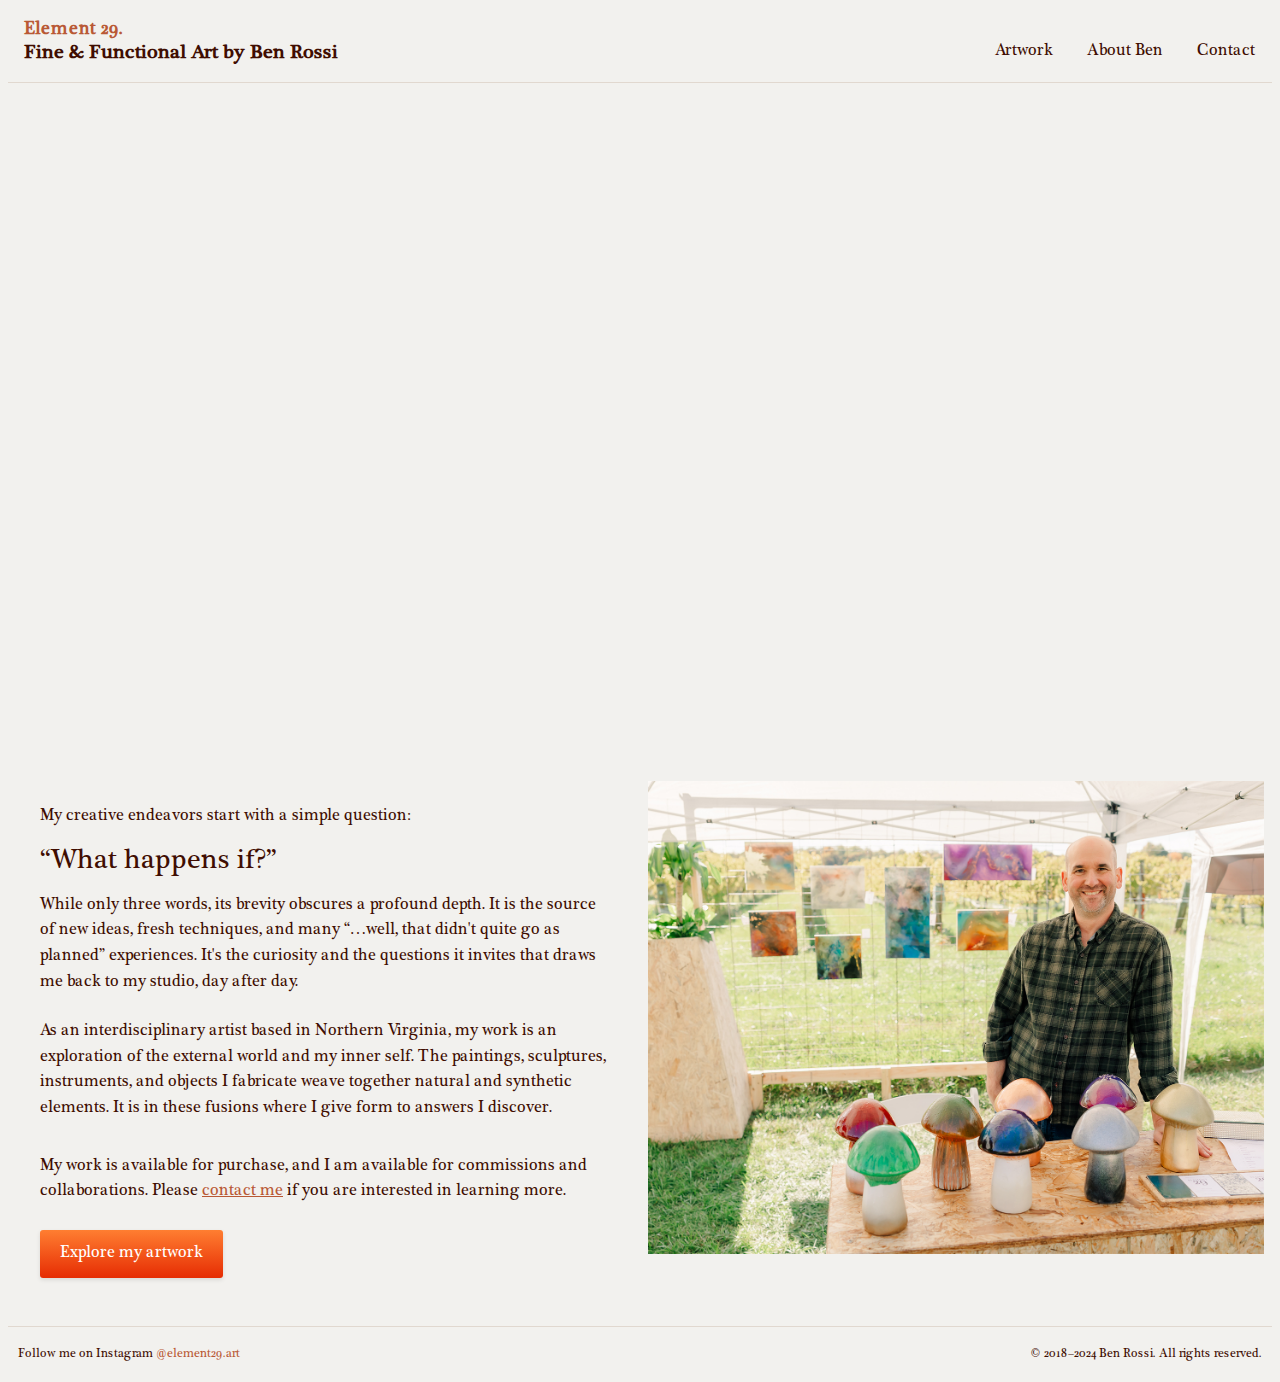
<file: index.html>
<!doctype html>
<html lang="en">
<head>
	<meta charset="utf-8">
	<meta name="viewport" content="width=device-width, initial-scale=1.0">
	<title>Element 29 | Fine & Functional Art by Ben Rossi</title>
	<meta name="description" content="Ben Rossi is an interdisciplinary artist based in Northern Virginia. His work is an exploration of the external world and inner self. The paintings, sculptures, instruments, and objects he fabricates weave together natural and synthetic elements.">
  <link rel="apple-touch-icon" sizes="180x180" href="/apple-touch-icon.png">
  <link rel="icon" type="image/png" sizes="32x32" href="/favicon-32x32.png">
  <link rel="icon" type="image/png" sizes="16x16" href="/favicon-16x16.png">
  <link rel="manifest" href="/site.webmanifest">
	<link rel="stylesheet" href="styles/spectre.css">
  <link rel="stylesheet" href="styles/e29.css">

  <script>
    // ADJUST CAROUSEL HEIGHT TO MAINTAIN PROPER ELEMENT SPACING
    function updateMaxHeight() {
      // Select the image elements that match the class
      var carouselImgs = document.getElementsByClassName('cImg');
      // take the first image to use as the reference instance
      var img = carouselImgs[0];

      // Get the height of the image
      var height = img.offsetHeight;

      // Select the stylesheet and the CSS class
      var carousel = document.getElementById('fadeContainer');
      carousel.style.maxHeight = `${height}px`;
      carousel.style.height = `${height}px`;

      //DEBUG
      //console.log('Max-Height: ' + carousel.style.maxHeight + 'px, Height: ' + carousel.style.height + 'px');
    }

    // Call the function initially
    document.addEventListener("DOMContentLoaded", () => {
  updateMaxHeight();
    });

    // Call the function whenever the window is resized
    window.addEventListener('resize', updateMaxHeight);
  </script>

</head>
<body class="container grid-xl">

  <header class="navbar">
    <section class="brandBlock" id="home" onclick="location.href='index.html';">
      <h2>Element 29.</h2>
      <h1>Fine & Functional Art by Ben Rossi</h1>
    </section>
    <section class="navbar-section menu__links hide-sm">
      <a href="artwork.html" class="btn btn-link">Artwork</a>
      <a href="about.html" class="btn btn-link">About Ben</a>
      <a href="#contact_modal" class="btn btn-link">Contact</a>
    </section>
  </header>

  <div class="container carousel clearfix">
    <div class="fadein" id="fadeContainer">
	<div class="column col-12">
          <img src="images/2023_cosmic-hero.jpg" class="cImg img-responsive"/>
          <img src="images/2023_molten-hero.jpg" class="cImg img-responsive"/>
          <img src="images/2022_babylon-wall-hero.jpg" class="cImg img-responsive"/>
          <img src="images/2010s-untitiled_canvas-hero.jpg" class="cImg img-responsive"/>
          <img src="images/2023_stretching-hero.jpg" class="cImg img-responsive"/>
          <img src="images/2023_magick-hero.jpg" class="cImg img-responsive"/>
	</div>
    </div>
  </div>
  <div class="container">
  <section class="columns" id="artistInfo" style="margin-top:10px;">
    <div class="column col-6 col-md-12">
      <div class="stdPad">
        <p style="margin-bottom:1em;">My creative endeavors start with a simple question:</p>
        <h3 class="heroQuestion">&ldquo;What happens if?&rdquo;</h3>
        <p>While only three words, its brevity obscures a profound depth. It is the source of new ideas, fresh techniques, and many &ldquo;&hellip;well, that didn't quite go as planned&rdquo; experiences. It's the curiosity and the questions it invites that draws me back to my studio, day after day.<p>
        <p><a href="about.html" class="btn btn-large e29Btn show-sm">Learn more about Ben</a></p>
        <p>As an interdisciplinary artist based in Northern Virginia, my work is an exploration of the external world and my inner self. The paintings, sculptures, instruments, and objects I fabricate weave together natural and synthetic elements. It is in these fusions where I give form to answers I discover.<p>
        <p class="contact_note hide-sm">My work is available for purchase, and I am available for commissions and collaborations. Please <a href="#contact_modal" class="underline">contact me</a> if you are interested in learning more.</p>
        <p><a href="artwork.html" class="btn btn-large e29Btn">Explore my artwork</a></p>
      </div>
    </div>
    <div class="column col-6 col-md-12">
      <img src="/images/event_solo.jpg" alt="Ben at the Merrymaker's Marketplace, October 2023. Photo by Sarah Schmidt (https://www.sarahschmidtphoto.com/)" class="img-responsive" />
      <img src="/images/event_magick-overhead.jpg" alt="Overhead view of three painted concrete mushrooms from Ben's &ldquo;Magick&rdquo; series. 2023. Photo by Sarah Schmidt (https://www.sarahschmidtphoto.com/)" class="img-responsive tablet_img">
  </section>
  </div>


  <div id="contact_modal" class="">
    <div class="modal__window">
      <div class="modal__header">
        <h2>Contact</h2>
        <a class="modal__close" href="#">CLOSE</a>
      </div>
      <div class="columns">
        <div class="column col-5 contactDetails">
          <div class="contactDetails__separator">
            <h5>BEN ROSSI</h5>
            <p>
              Northern Virginia, U.S.A.<br/>
              <br/>
              Instagram: <a href="https://www.instagram.com/element29.art/" target="_blank">@element29.art</a><br/>
              LinkedIn: <a href="https://www.linkedin.com/in/benrossi/" target="_blank">/benrossi</a>
            </p>
          </div>
        </div>
        <div class="column col-6">
          <div class="contact__form">
            <p>My work is available for purchase, and I am available for commissions and collaborations. Please use the form below to send me a note if you are interested in learning more.</p>
            <form class="contact_form" method="POST" id="form">

              <input type="hidden" name="access_key" value="13a1f9f7-7c0b-47f6-92dc-15c739bedb7e">

              <div class="form-group">
                <label class="form-label" for="name">Your name</label>
                <input class="form-input" type="text" id="cf_name" placeholder="Name" name="name" required>
              </div>
              <div class="form-group">
                <label class="form-label" for="email">Email address</label>
                <input class="form-input" type="text" id="cf_email" placeholder="Email" name="email" required>
              </div>
              <div class="form-group">
                <label class="form-label" for="message">How can I help you?</label>
                <textarea class="form-input" id="cf_contactMessage" placeholder="Message" rows="5" name="message" required></textarea>
              </div>
              <div class="h-captcha" data-captcha="true"></div>
              <button type="submit" class="btn btn-large contact__btn float-right">Contact Ben</button>
              <div id="result"></div>
            </form>
          </div>
        </div>
      </div>
    </div>
  </div>

  <section class="columns show-sm contact__mobile" id="contact">
    <div class="column col-12">
      <div class="stdPad">
        <p>My work is available for purchase, and I am available for commissions and collaborations. Please use the form below to send me a note if you are interested in learning more.</p>
        <form class="contact_form" method="POST" id="form">

          <input type="hidden" name="access_key" value="13a1f9f7-7c0b-47f6-92dc-15c739bedb7e">

          <div class="form-group">
            <label class="form-label" for="name">Your name</label>
            <input class="form-input" type="text" id="cf_name" placeholder="Name" name="name" required>
          </div>
          <div class="form-group">
            <label class="form-label" for="email">Email address</label>
            <input class="form-input" type="text" id="cf_email" placeholder="Email" name="email" required>
          </div>
          <div class="form-group">
            <label class="form-label" for="message">How can I help you?</label>
            <textarea class="form-input" id="cf_contactMessage" placeholder="Message" rows="5" name="message" required></textarea>
          </div>
          <div class="h-captcha" data-captcha="true"></div>
          <button type="submit" class="btn btn-large contact__btn">Contact Ben</button>
          <div id="result"></div>
        </form>
      </div>
    </div>
  </section>

    <!-- Footer -->
    <footer>
      <div class="columns">
        <div class="column col-6 col-sm-12 social stdPad">
          Follow me on Instagram <a href="https://www.instagram.com/element29.art/">@element29.art</a>
        </div>
        <div class="column col-6 col-sm-12 copyright stdPad">
          &copy; 2018&ndash;2024 Ben Rossi. All rights reserved.
        </div>
      </div>
    </footer>

    <!-- SCRIPTS -->
    <script defer data-domain="element29.art" src="https://plausible.io/js/script.js"></script>

    <script>
      // Contact Form Submission
      const form = document.getElementById('form');
      const result = document.getElementById('result');

      form.addEventListener('submit', function(e) {
        e.preventDefault();
        const formData = new FormData(form);
        const object = Object.fromEntries(formData);
        const json = JSON.stringify(object);
        result.innerHTML = "Please wait..."

          fetch('https://api.web3forms.com/submit', {
                  method: 'POST',
                  headers: {
                      'Content-Type': 'application/json',
                      'Accept': 'application/json'
                  },
                  body: json
              })
              .then(async (response) => {
                  let json = await response.json();
                  if (response.status == 200) {
                      result.innerHTML = json.message;
                  } else {
                      console.log(response);
                      result.innerHTML = json.message;
                  }
              })
              .catch(error => {
                  console.log(error);
                  result.innerHTML = "Something went wrong!";
              })
              .then(function() {
                  form.reset();
                  setTimeout(() => {
                      result.style.display = "none";
                  }, 10000);
              });
      });
    </script>


</body>
</html>
</file>
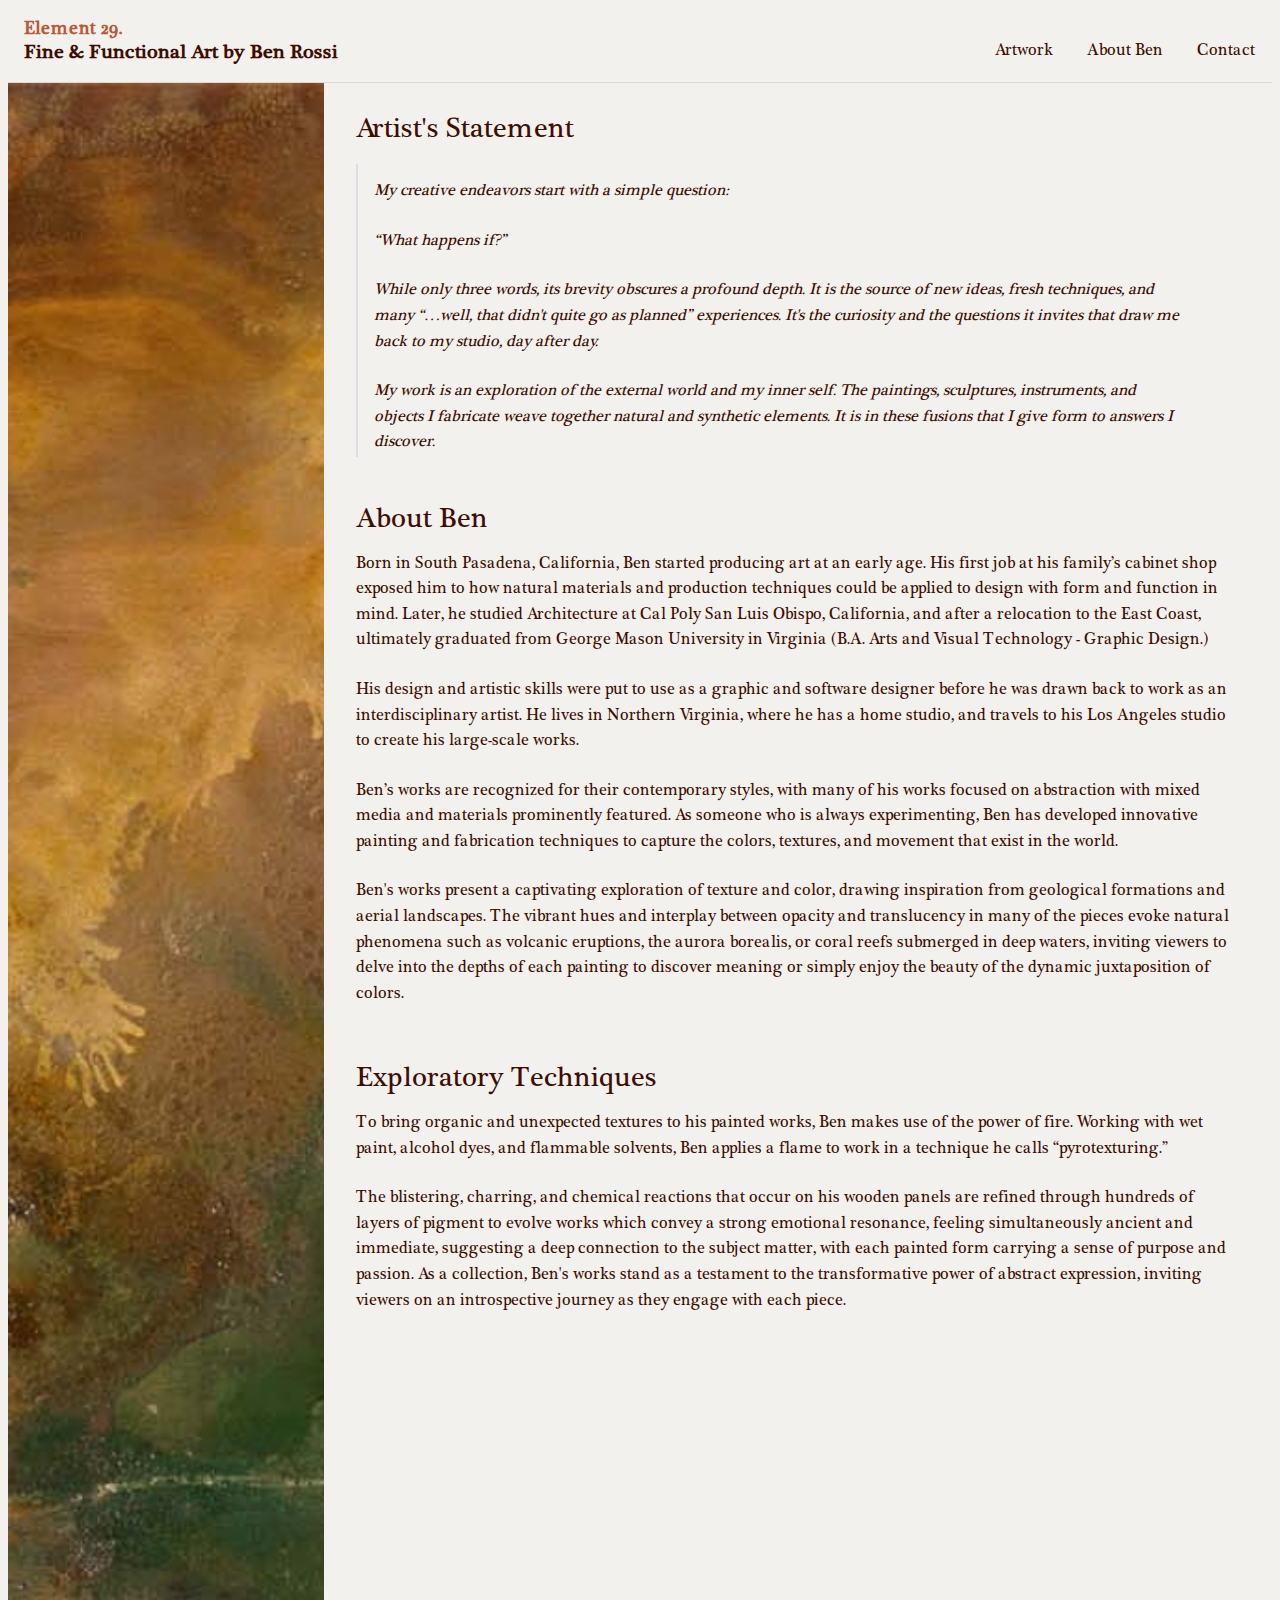
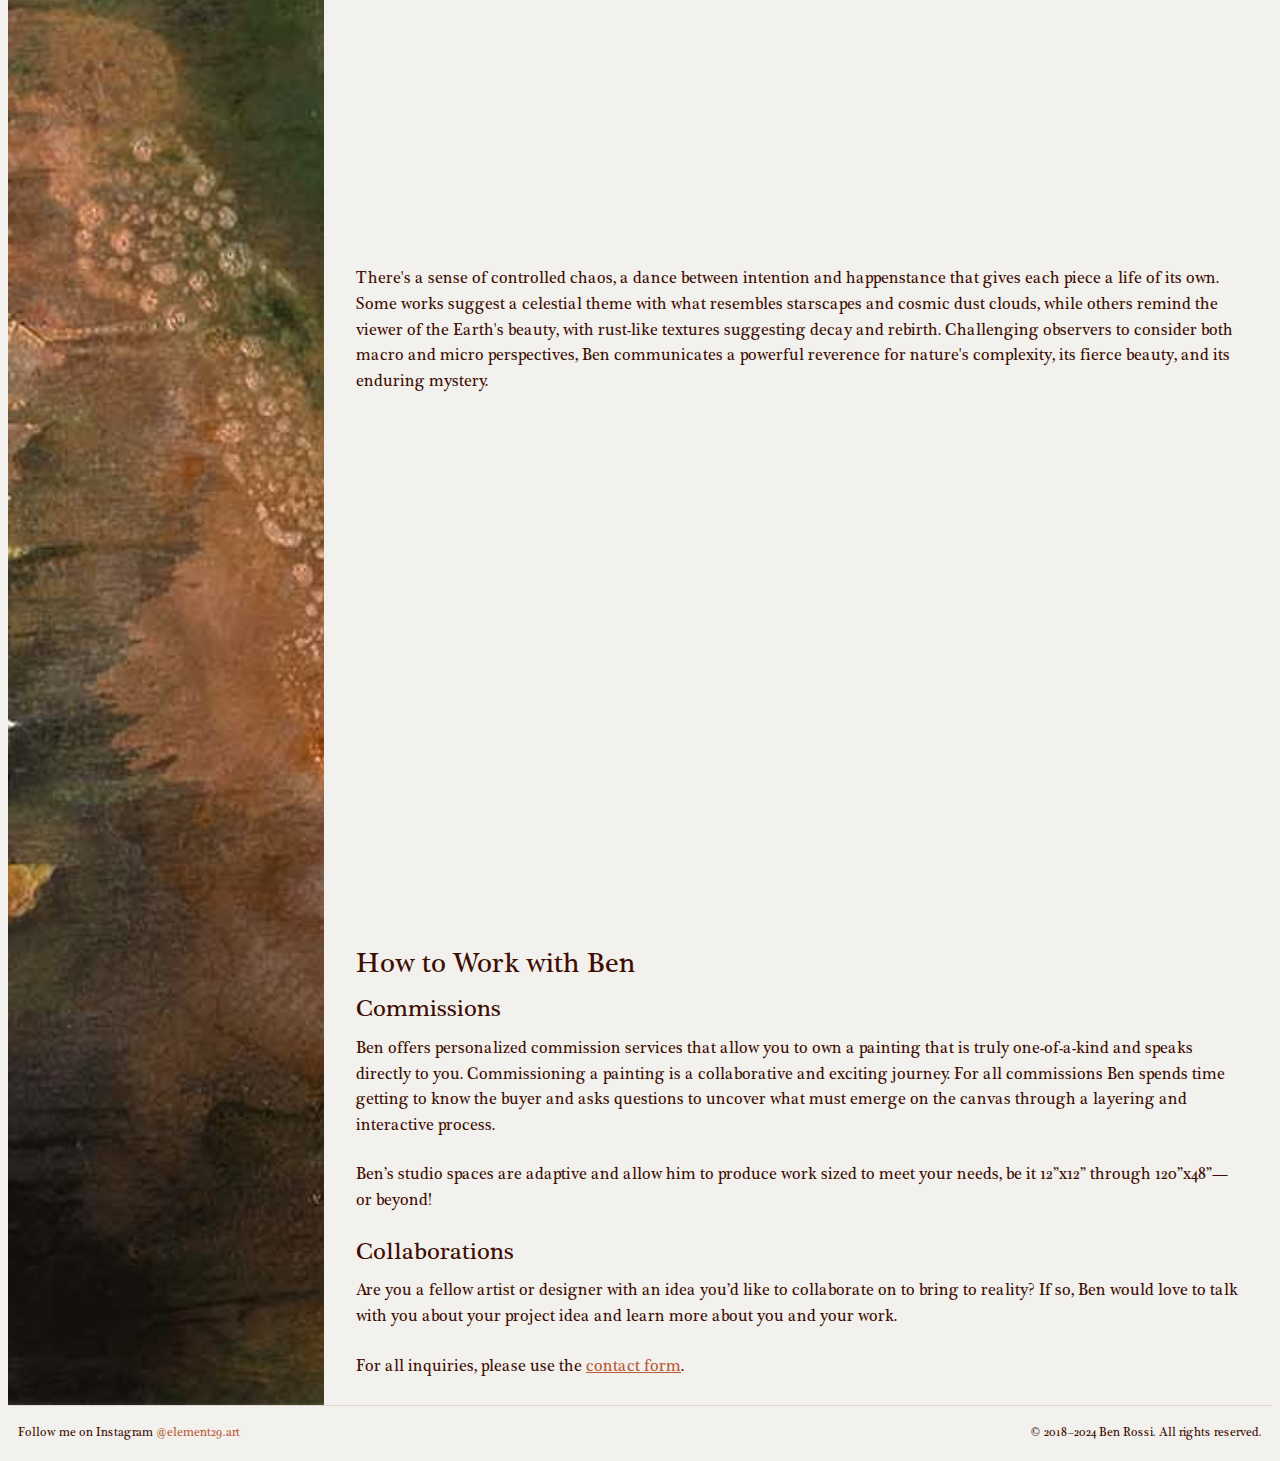
<file: about.html>
<!doctype html>
<html lang="en">
<head>
	<meta charset="utf-8">
	<meta name="viewport" content="width=device-width, initial-scale=1.0">
	<title>Element 29 | Fine & Functional Art by Ben Rossi - Artwork</title>
	<meta name="description" content="Ben Rossi is an interdisciplinary artist based in Northern Virginia. His work is an exploration of the external world and inner self. The paintings, sculptures, instruments, and objects he fabricates weave together natural and synthetic elements.">
  <link rel="apple-touch-icon" sizes="180x180" href="/apple-touch-icon.png">
  <link rel="icon" type="image/png" sizes="32x32" href="/favicon-32x32.png">
  <link rel="icon" type="image/png" sizes="16x16" href="/favicon-16x16.png">
  <link rel="manifest" href="/site.webmanifest">
	<link rel="stylesheet" href="styles/spectre.css">
  <link rel="stylesheet" href="styles/e29.css">
</head>
<body class="container grid-xl">

  <header class="navbar">
    <section class="brandBlock" id="home" onclick="location.href='index.html';">
      <h2>Element 29.</h2>
      <h1>Fine & Functional Art by Ben Rossi</h1>
    </section>
    <section class="navbar-section menu__links hide-sm">
      <a href="artwork.html" class="btn btn-link">Artwork</a>
      <a href="about.html" class="btn btn-link">About Ben</a>
      <a href="#contact_modal" class="btn btn-link">Contact</a>
    </section>
  </header>

  <div class="container">
    <div class="columns">
      <div class="column col-3 col-md-2 col-sm-1 sidebarTexture"></div>
      <div class="column col-9 col-md-10 col-sm-11 aboutContent">

        <div>
          <h3>Artist's Statement</h3>
          <blockquote>
            <p>My creative endeavors start with a simple question:</p>

            <p>“What happens if?”</p>

            <p>While only three words, its brevity obscures a profound depth. It is the source of new ideas, fresh techniques, and many “…well, that didn't quite go as planned” experiences. It's the curiosity and the questions it invites that draw me back to my studio, day after day.</p>

            <p>My work is an exploration of the external world and my inner self. The paintings, sculptures, instruments, and objects I fabricate weave together natural and synthetic elements. It is in these fusions that I give form to answers I discover.</p>
          </blockquote>
        </div>
        <div>
          <h3>About Ben</h3>
          <p>Born in South Pasadena, California, Ben started producing art at an early age. His first job at his family’s cabinet shop exposed him to how natural materials and production techniques could be applied to design with form and function in mind. Later, he studied Architecture at Cal Poly San Luis Obispo, California, and after a relocation to the East Coast, ultimately graduated from George Mason University in Virginia (B.A. Arts and Visual Technology - Graphic Design.)</p>
          <p>His design and artistic skills were put to use as a graphic and software designer before he was drawn back to work as an interdisciplinary artist. He lives in Northern Virginia, where he has a home studio, and travels to his Los Angeles studio to create his large-scale works.</p>
          <p>Ben’s works are recognized for their contemporary styles, with many of his works focused on abstraction with mixed media and materials prominently featured. As someone who is always experimenting, Ben has developed innovative painting and fabrication techniques to capture the colors, textures, and movement that exist in the world.</p>
          <p>Ben's works present a captivating exploration of texture and color, drawing inspiration from geological formations and aerial landscapes. The vibrant hues and interplay between opacity and translucency in many of the pieces evoke natural phenomena such as volcanic eruptions, the aurora borealis, or coral reefs submerged in deep waters, inviting viewers to delve into the depths of each painting to discover meaning or simply enjoy the beauty of the dynamic juxtaposition of colors.</p>
        </div>
        <div>
          <h3>Exploratory Techniques</h3>
          <p>To bring organic and unexpected textures to his painted works, Ben makes use of the power of fire. Working with wet paint, alcohol dyes, and flammable solvents, Ben applies a flame to work in a technique he calls “pyrotexturing.”</p>
          <p>The blistering, charring, and chemical reactions that occur on his wooden panels are refined through hundreds of layers of pigment to evolve works which convey a strong emotional resonance, feeling simultaneously ancient and immediate, suggesting a deep connection to the subject matter, with each painted form carrying a sense of purpose and passion. As a collection, Ben's works stand as a testament to the transformative power of abstract expression, inviting viewers on an introspective journey as they engage with each piece.</p>
          <div style="padding:56.25% 0 0 0;position:relative;"><iframe src="https://player.vimeo.com/video/927588995?badge=0&amp;autopause=0&amp;player_id=0&amp;app_id=58479" frameborder="0" allow="autoplay; fullscreen; picture-in-picture; clipboard-write" style="position:absolute;top:0;left:0;width:100%;height:100%;" title="Wildfire Morning - Creation Clip"></iframe></div><script src="https://player.vimeo.com/api/player.js"></script>
          <p style="padding-top: 2em;">There's a sense of controlled chaos, a dance between intention and happenstance that gives each piece a life of its own. Some works suggest a celestial theme with what resembles starscapes and cosmic dust clouds, while others remind the viewer of the Earth's beauty, with rust-like textures suggesting decay and rebirth. Challenging observers to consider both macro and micro perspectives, Ben communicates a powerful reverence for nature's complexity, its fierce beauty, and its enduring mystery.</p>
          <div>
            <div style="padding:56.25% 0 0 0;position:relative;"><iframe src="https://player.vimeo.com/video/900805384?badge=0&amp;autopause=0&amp;player_id=0&amp;app_id=58479" frameborder="0" allow="autoplay; fullscreen; picture-in-picture; clipboard-write" style="position:absolute;top:0;left:0;width:100%;height:100%;" title="Accelerated Creation of &quot;Dawn | Dusk : Five Minutes : After | Before&quot;"></iframe></div><script src="https://player.vimeo.com/api/player.js"></script>
          </div>
        </div>
        <div>
          <h3>How to Work with Ben</h3>
          <h4>Commissions</h4>
          <p>Ben offers personalized commission services that allow you to own a painting that is truly one-of-a-kind and speaks directly to you. Commissioning a painting is a collaborative and exciting journey. For all commissions Ben spends time getting to know the buyer and asks questions to uncover what must emerge on the canvas through a layering and interactive process.</p>
          <p>Ben’s studio spaces are adaptive and allow him to produce work sized to meet your needs, be it 12”x12” through 120”x48”—or beyond!</p>
          <h4>Collaborations</h4>
          <p>Are you a fellow artist or designer with an idea you’d like to collaborate on to bring to reality? If so, Ben would love to talk with you about your project idea and learn more about you and your work.</p>
          <p>For all inquiries, please use the <a href="#contact_modal" class="underline">contact form</a>.</p>
        </div>
      </div>
    </div>
  </div>

  <div id="contact_modal" class="">
    <div class="modal__window">
      <div class="modal__header">
        <h2>Contact</h2>
        <a class="modal__close" href="#">CLOSE</a>
      </div>
      <div class="columns">
        <div class="column col-5 contactDetails">
          <div class="contactDetails__separator">
            <h5>BEN ROSSI</h5>
            <p>
              Northern Virginia, U.S.A.<br/>
              <br/>
              Instagram: <a href="https://www.instagram.com/element29.art/" target="_blank">@element29.art</a><br/>
              LinkedIn: <a href="https://www.linkedin.com/in/benrossi/" target="_blank">/benrossi</a>
            </p>
          </div>
        </div>
        <div class="column col-6">
          <div class="contact__form">
            <p>My work is available for purchase, and I am available for commissions and collaborations. Please use the form below to send me a note if you are interested in learning more.</p>
            <form class="contact_form" method="POST" id="form">

              <input type="hidden" name="access_key" value="13a1f9f7-7c0b-47f6-92dc-15c739bedb7e">

              <div class="form-group">
                <label class="form-label" for="name">Your name</label>
                <input class="form-input" type="text" id="cf_name" placeholder="Name" name="name" required>
              </div>
              <div class="form-group">
                <label class="form-label" for="email">Email address</label>
                <input class="form-input" type="text" id="cf_email" placeholder="Email" name="email" required>
              </div>
              <div class="form-group">
                <label class="form-label" for="message">How can I help you?</label>
                <textarea class="form-input" id="cf_contactMessage" placeholder="Message" rows="5" name="message" required></textarea>
              </div>
              <div class="h-captcha" data-captcha="true"></div>
              <button type="submit" class="btn btn-large contact__btn float-right">Contact Ben</button>
              <div id="result"></div>
            </form>
          </div>
        </div>
      </div>
    </div>
  </div>

  <!-- Footer -->
  <footer>
    <div class="columns">
      <div class="column col-6 col-sm-12 social stdPad">
        Follow me on Instagram <a href="https://www.instagram.com/element29.art/">@element29.art</a>
      </div>
      <div class="column col-6 col-sm-12 copyright stdPad">
        &copy; 2018&ndash;2024 Ben Rossi. All rights reserved.
      </div>
    </div>
  </footer>

  <!-- SCRIPTS -->
  <script defer data-domain="element29.art" src="https://plausible.io/js/script.js"></script>

  <script>
    // Contact Form Submission
    const form = document.getElementById('form');
    const result = document.getElementById('result');

    form.addEventListener('submit', function(e) {
      e.preventDefault();
      const formData = new FormData(form);
      const object = Object.fromEntries(formData);
      const json = JSON.stringify(object);
      result.innerHTML = "Please wait..."

        fetch('https://api.web3forms.com/submit', {
                method: 'POST',
                headers: {
                    'Content-Type': 'application/json',
                    'Accept': 'application/json'
                },
                body: json
            })
            .then(async (response) => {
                let json = await response.json();
                if (response.status == 200) {
                    result.innerHTML = json.message;
                } else {
                    console.log(response);
                    result.innerHTML = json.message;
                }
            })
            .catch(error => {
                console.log(error);
                result.innerHTML = "Something went wrong!";
            })
            .then(function() {
                form.reset();
                setTimeout(() => {
                    result.style.display = "none";
                }, 10000);
            });
    });
  </script>

</body>
</html>
</file>
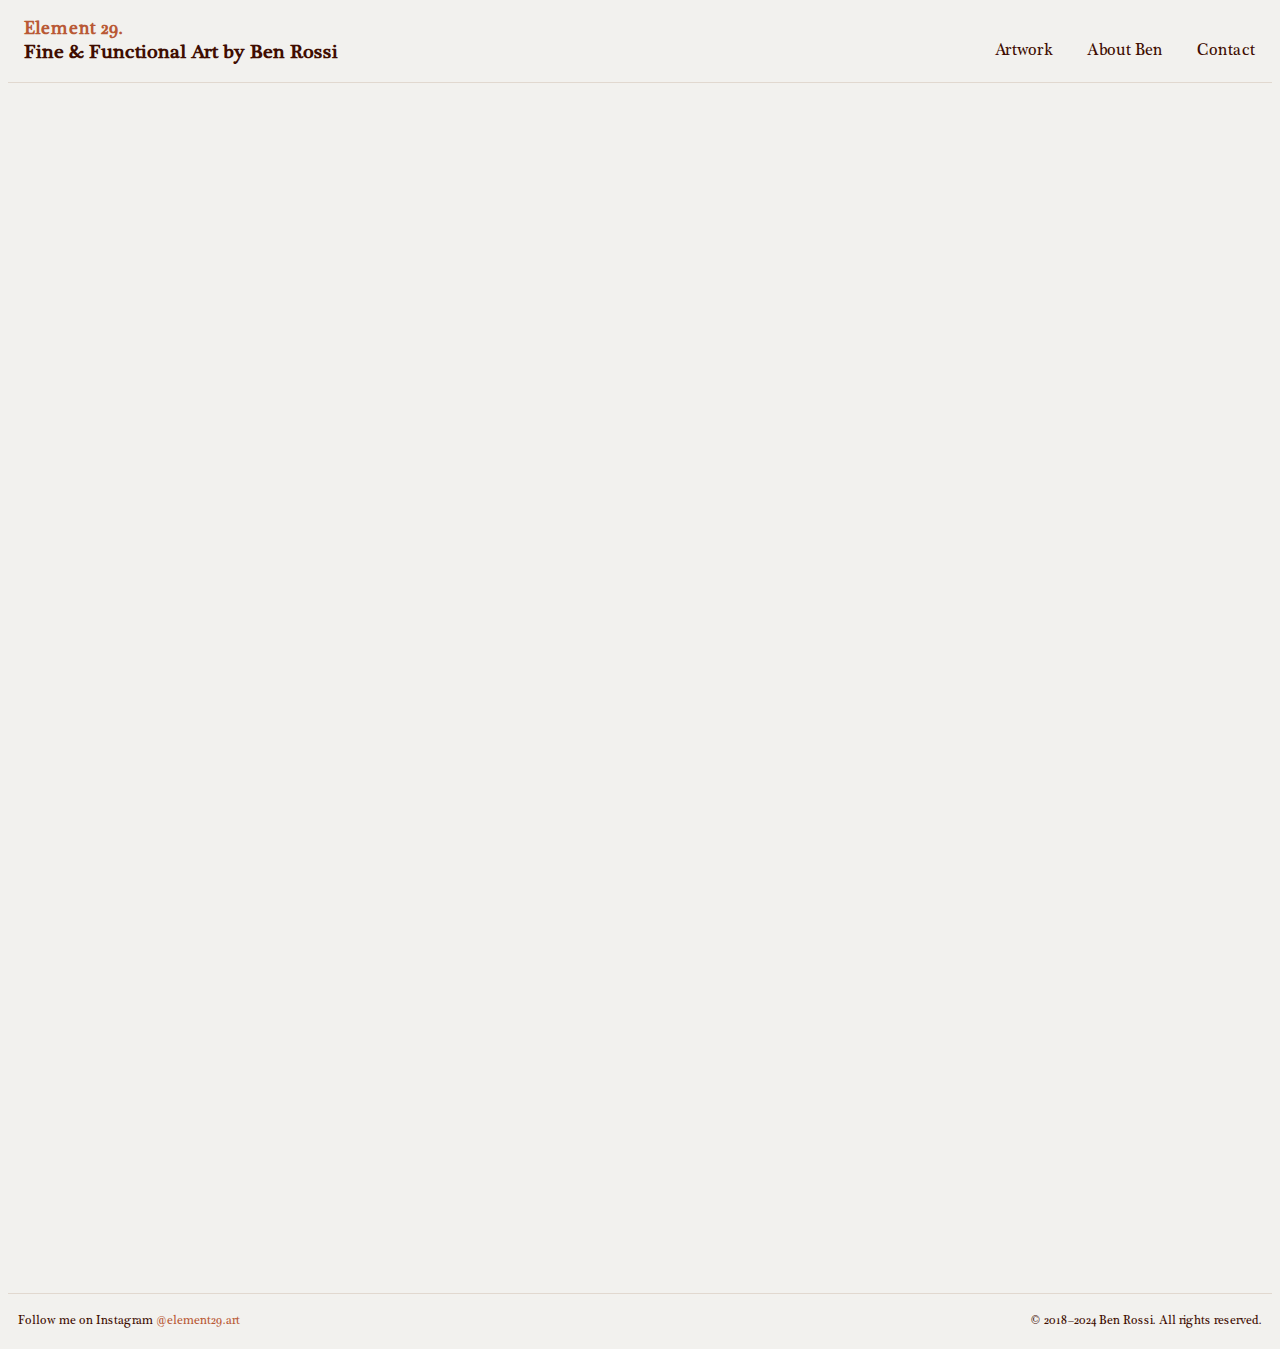
<file: artwork.html>
<!doctype html>
<html lang="en">
<head>
	<meta charset="utf-8">
	<meta name="viewport" content="width=device-width, initial-scale=1.0">
	<title>Element 29 | Fine & Functional Art by Ben Rossi - Artwork</title>
	<meta name="description" content="Ben Rossi is an interdisciplinary artist based in Northern Virginia. His work is an exploration of the external world and inner self. The paintings, sculptures, instruments, and objects he fabricates weave together natural and synthetic elements.">
  <link rel="apple-touch-icon" sizes="180x180" href="/apple-touch-icon.png">
  <link rel="icon" type="image/png" sizes="32x32" href="/favicon-32x32.png">
  <link rel="icon" type="image/png" sizes="16x16" href="/favicon-16x16.png">
  <link rel="manifest" href="/site.webmanifest">
	<link rel="stylesheet" href="styles/spectre.css">
  <link rel="stylesheet" href="styles/e29.css">
</head>
<body class="container grid-xl">

  <header class="navbar">
    <section class="brandBlock" id="home" onclick="location.href='index.html';">
      <h2>Element 29.</h2>
      <h1>Fine & Functional Art by Ben Rossi</h1>
    </section>
    <section class="navbar-section menu__links hide-sm">
      <a href="artwork.html" class="btn btn-link">Artwork</a>
      <a href="about.html" class="btn btn-link">About Ben</a>
      <a href="#contact_modal" class="btn btn-link">Contact</a>
    </section>
  </header>

  <section class="galleryEmbed" style="height: auto; overflow: visible;">
    <iframe
      src='https://www.artgalleria.com/folio?p=57ef7024-d0ae-4798-a96a-0a545cafa0e3'
      height="1200"
      width="100%"
      frameborder="0"
      seamless;
    ></iframe>
  </section>

  <div id="contact_modal" class="">
    <div class="modal__window">
      <div class="modal__header">
        <h2>Contact</h2>
        <a class="modal__close" href="#">CLOSE</a>
      </div>
      <div class="columns">
        <div class="column col-5 contactDetails">
          <div class="contactDetails__separator">
            <h5>BEN ROSSI</h5>
            <p>
              Northern Virginia, U.S.A.<br/>
              <br/>
              Instagram: <a href="https://www.instagram.com/element29.art/" target="_blank">@element29.art</a><br/>
              LinkedIn: <a href="https://www.linkedin.com/in/benrossi/" target="_blank">/benrossi</a>
            </p>
          </div>
        </div>
        <div class="column col-6">
          <div class="contact__form">
            <p>My work is available for purchase, and I am available for commissions and collaborations. Please use the form below to send me a note if you are interested in learning more.</p>
            <form class="contact_form" method="POST" id="form">

              <input type="hidden" name="access_key" value="13a1f9f7-7c0b-47f6-92dc-15c739bedb7e">

              <div class="form-group">
                <label class="form-label" for="name">Your name</label>
                <input class="form-input" type="text" id="cf_name" placeholder="Name" name="name" required>
              </div>
              <div class="form-group">
                <label class="form-label" for="email">Email address</label>
                <input class="form-input" type="text" id="cf_email" placeholder="Email" name="email" required>
              </div>
              <div class="form-group">
                <label class="form-label" for="message">How can I help you?</label>
                <textarea class="form-input" id="cf_contactMessage" placeholder="Message" rows="5" name="message" required></textarea>
              </div>
              <div class="h-captcha" data-captcha="true"></div>
              <button type="submit" class="btn btn-large contact__btn float-right">Contact Ben</button>
              <div id="result"></div>
            </form>
          </div>
        </div>
      </div>
    </div>
  </div>

  <!-- Footer -->
  <footer>
    <div class="columns">
      <div class="column col-6 col-sm-12 social stdPad">
        Follow me on Instagram <a href="https://www.instagram.com/element29.art/">@element29.art</a>
      </div>
      <div class="column col-6 col-sm-12 copyright stdPad">
        &copy; 2018&ndash;2024 Ben Rossi. All rights reserved.
      </div>
    </div>
  </footer>

  <!-- SCRIPTS -->
  <script defer data-domain="element29.art" src="https://plausible.io/js/script.js"></script>

  <script>
    // Contact Form Submission
    const form = document.getElementById('form');
    const result = document.getElementById('result');

    form.addEventListener('submit', function(e) {
      e.preventDefault();
      const formData = new FormData(form);
      const object = Object.fromEntries(formData);
      const json = JSON.stringify(object);
      result.innerHTML = "Please wait..."

        fetch('https://api.web3forms.com/submit', {
                method: 'POST',
                headers: {
                    'Content-Type': 'application/json',
                    'Accept': 'application/json'
                },
                body: json
            })
            .then(async (response) => {
                let json = await response.json();
                if (response.status == 200) {
                    result.innerHTML = json.message;
                } else {
                    console.log(response);
                    result.innerHTML = json.message;
                }
            })
            .catch(error => {
                console.log(error);
                result.innerHTML = "Something went wrong!";
            })
            .then(function() {
                form.reset();
                setTimeout(() => {
                    result.style.display = "none";
                }, 10000);
            });
    });
  </script>

</body>
</html>
</file>
<file: styles/e29.css>
@font-face {
  font-family: "PlantagenetCherokee";
  src: url("PlantagenetCherokee.woff2") format("woff2-variations"), url("PlantagenetCherokee.ttf") format("truetype");
}
html, body {
  background-color: #f2f1ee;
  color: #400D01;
  font-family: "PlantagenetCherokee", serif;
  line-height: 1.6;
  margin: 0;
  min-height: 100vh;
}

.stdPad {
  padding: 1.5em 1.5em;
}

a {
  color: #b95935;
}

a:hover {
  color: #7C3221;
}

a:visited {
  color: #b95935;
}

button.galleryCTA {
  color: #b95935;
  border: 1px solid #b95935;
  background-color: #f1ded7;
  border-radius: 0;
  font-size: 1.125em;
  text-transform: uppercase;
  padding: 1em 1em 2em 1em;
}

.navbar {
  max-height: 100px;
  position: relative;
  border-bottom: 1px solid #e1d8cf;
}
.navbar .brandBlock {
  padding: 1em 1em;
  margin-top: 0.25em;
}
.navbar .brandBlock h1, .navbar .brandBlock h2 {
  margin: 0;
  padding: 0;
  font-weight: 700;
}
.navbar .brandBlock h1 {
  font-size: 1.25em;
}
.navbar .brandBlock h2 {
  color: #b95935;
  font-size: 1.125em;
}
.navbar .brandBlock:hover {
  cursor: pointer;
  opacity: 0.5;
}
.navbar .menu__links a {
  color: #400D01;
  margin-top: 1.375em;
  padding-right: 1em;
  padding-left: 1em;
}
.navbar .menu__links a:hover {
  color: #b95935;
}

.heroQuestion {
  margin-top: 0;
}

.contact_note {
  margin-top: 2em;
}

footer {
  border-top: 1px solid #e1d8cf;
  font-size: 0.75em;
}
footer .social {
  text-align: left;
}
footer .copyright {
  text-align: right;
}

a.underline {
  text-decoration: underline;
}

/* Carousel styles */
.carousel {
  padding: 2em 0 1em;
  height: 688px;
  max-height: 688px;
}

.fadein {
  position: relative;
  height: 640px;
  max-height: 640px;
}

.fadein img {
  position: absolute;
  left: 0;
  right: 0;
  opacity: 0;
  animation-name: fade;
  animation-duration: 48s;
  animation-iteration-count: infinite;
}
@keyframes fade {
  0% {
    opacity: 0;
  }
  6.25% {
    opacity: 1;
  }
  16.6666666667% {
    opacity: 1;
  }
  22.9166666667% {
    opacity: 0;
  }
  100% {
    opacity: 0;
  }
}
.fadein img:nth-child(1) {
  animation-delay: 0s;
}
.fadein img:nth-child(2) {
  animation-delay: 8s;
}
.fadein img:nth-child(3) {
  animation-delay: 16s;
}
.fadein img:nth-child(4) {
  animation-delay: 24s;
}
.fadein img:nth-child(5) {
  animation-delay: 32s;
}
.fadein img:nth-child(6) {
  animation-delay: 40s;
}

.wrapped {
  border: 1px solid #c8c0b8;
}

#contact_modal {
  position: fixed;
  top: 0;
  left: 0;
  height: 100%;
  width: 100%;
  background-color: rgba(0, 0, 0, 0.5);
  display: flex;
  justify-content: center;
  align-items: center;
}

.modal__window {
  position: relative;
  background-color: white;
  max-width: 800px;
}

.modal__header {
  padding: 1em;
  border-bottom: 1px solid #c8c0b8;
}
.modal__header h2 {
  margin: 0;
}

.modal__close {
  position: absolute;
  top: 1em;
  right: 1em;
  color: #400D01;
}

.modal__close:hover {
  color: #79564d;
}

#contact_modal:not(:target) {
  visibility: hidden;
  opacity: 0;
}

.contactDetails {
  padding: 2em 1.75em 1em 1.75em;
}

.contactDetails__separator {
  border-right: 1px solid #c8c0b8;
  min-height: 480px;
}

.contact__form {
  padding: 2em 1em;
}
.contact__form .contact__btn {
  margin-top: 0.5em;
  margin-bottom: 2em;
}

.tablet_img {
  display: none;
}

a.e29Btn, .contact__btn {
  background-color: initial;
  background-image: linear-gradient(-180deg, #FF7E31, #E62C03);
  border-radius: 3px;
  box-shadow: rgba(0, 0, 0, 0.1) 0 2px 4px;
  color: #FFFFFF;
  cursor: pointer;
  display: inline-block;
  height: 3em;
  line-height: 3em;
  outline: 0;
  overflow: hidden;
  padding: 0 20px;
  pointer-events: auto;
  position: relative;
  text-align: center;
  touch-action: manipulation;
  user-select: none;
  -webkit-user-select: none;
  vertical-align: top;
  white-space: nowrap;
  z-index: 9;
  border: 0;
  transition: box-shadow 0.2s;
}
a.e29Btn:hover, .contact__btn:hover {
  box-shadow: rgba(253, 76, 0, 0.5) 0 3px 8px;
}
a.e29Btn:active, .contact__btn:active {
  opacity: 0.5;
}

.aboutContent {
  padding-left: 2em;
  padding-right: 2em;
}
.aboutContent h3 {
  padding-top: 32px;
}
.aboutContent blockquote {
  font-style: italic;
  padding: 1em 1em 0 1em;
}

.sidebarTexture {
  background-image: url("../images/about_sidebar.jpg");
  background-repeat: no-repeat;
  background-size: cover;
}

/* MEDIA QUERIES */
@media only screen and (max-width: 1025px) {
  .fadein {
    height: 497px;
    max-height: 497px;
  }
  .tablet_img {
    display: block;
    margin-top: 0.5em;
    margin-bottom: 1em;
  }
}
@media only screen and (max-width: 769px) {
  .tablet_img {
    display: none;
  }
}
@media only screen and (max-width: 600px) {
  .brandBlock h1 {
    font-size: 1.125em !important;
  }
  .stdPad {
    padding: 0em 1em;
  }
  .carousel {
    padding: 2em 0 0em 0;
    margin-bottom: 2em;
  }
  .carousel #fadeContainer {
    min-height: 200px;
  }
  .contact__mobile {
    margin-top: 2em;
    margin-bottom: 2em;
  }
  .contact__btn {
    margin-top: 0.5em;
  }
  footer {
    padding-top: 1em;
  }
  footer .social {
    text-align: center;
    margin-bottom: 0.5em;
  }
  footer .copyright {
    text-align: center;
    margin-bottom: 0.5em;
  }
  .mobile__spacer {
    height: 2em;
  }
  .navbar-mobile_menu {
    width: 100vw;
  }
  .navbar-mobile_menu a {
    display: inline-block;
  }
  .tablet_img {
    display: none;
  }
}
</file>
